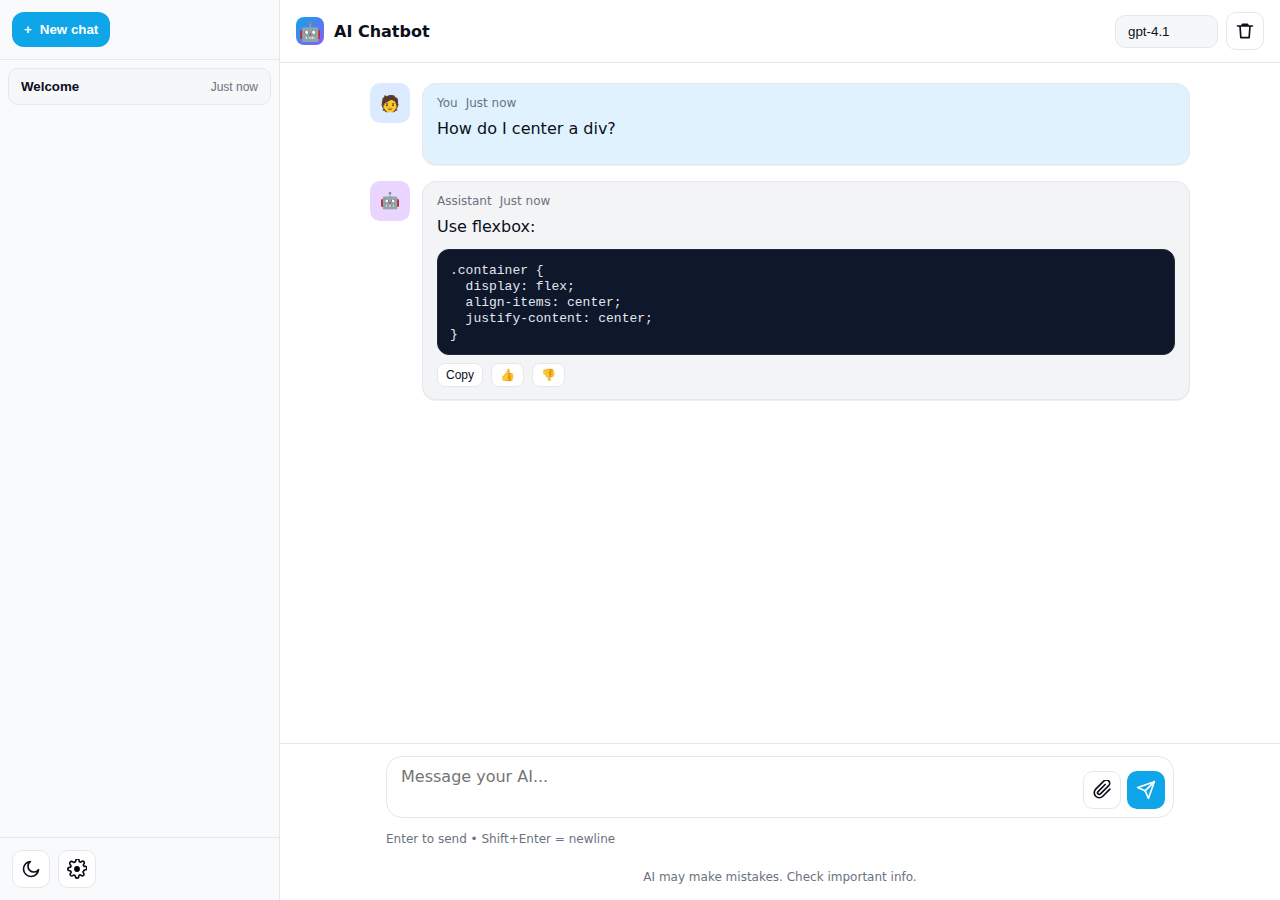
<file: index.html>
<!doctype html>
<html lang="en">
<head>
  <meta charset="utf-8">
  <meta name="viewport" content="width=device-width, initial-scale=1">
  <title>AI Chatbot</title>
  <meta name="color-scheme" content="dark light">
  <link rel="stylesheet" href="styles.css">
</head>
<body>
  <aside class="sidebar" aria-label="Conversation sidebar">
    <div class="sidebar-inner">
      <div class="sidebar-header">
        <button class="button solid" id="new-chat-btn" aria-label="Start new chat">
          <span class="icon">+</span>
          <span>New chat</span>
        </button>
      </div>
      <div class="sidebar-content" id="conversation-list" role="list">
        <button class="conversation active" role="listitem">
          <span class="title">Welcome</span>
          <span class="timestamp">Just now</span>
        </button>
      </div>
      <div class="sidebar-footer">
        <button class="icon-button" id="theme-toggle" aria-label="Toggle theme" title="Toggle theme">
          <svg viewBox="0 0 24 24" width="20" height="20" aria-hidden="true"><path d="M21 12.79A9 9 0 1 1 11.21 3a7 7 0 1 0 9.79 9.79z" fill="none" stroke="currentColor" stroke-width="2" stroke-linecap="round" stroke-linejoin="round"/></svg>
        </button>
        <button class="icon-button" id="settings-btn" aria-label="Settings" title="Settings">
          <svg viewBox="0 0 24 24" width="20" height="20" aria-hidden="true"><path d="M12 15.5a3.5 3.5 0 1 0 0-7 3.5 3.5 0 0 0 0 7z"/><path d="M19.4 15a1.65 1.65 0 0 0 .33 1.82l.06.06a2 2 0 1 1-2.83 2.83l-.06-.06a1.65 1.65 0 0 0-1.82-.33 1.65 1.65 0 0 0-1 1.51V21a2 2 0 1 1-4 0v-.09a1.65 1.65 0 0 0-1-1.51 1.65 1.65 0 0 0-1.82.33l-.06.06a2 2 0 1 1-2.83-2.83l.06-.06a1.65 1.65 0 0 0 .33-1.82 1.65 1.65 0 0 0-1.51-1H3a2 2 0 1 1 0-4h.09a1.65 1.65 0 0 0 1.51-1 1.65 1.65 0 0 0-.33-1.82l-.06-.06A2 2 0 1 1 7.04 3.4l.06.06c.48.48 1.18.62 1.82.33A1.65 1.65 0 0 0 10.5 2.3V2a2 2 0 1 1 4 0v.09c0 .66.39 1.25 1 1.51.64.29 1.34.15 1.82-.33l.06-.06a2 2 0 1 1 2.83 2.83l-.06.06c-.48.48-.62 1.18-.33 1.82.26.61.85 1 1.51 1H22a2 2 0 1 1 0 4h-.09c-.66 0-1.25.39-1.51 1z" fill="none" stroke="currentColor" stroke-width="2" stroke-linecap="round" stroke-linejoin="round"/></svg>
        </button>
      </div>
    </div>
  </aside>
  <main class="chat">
    <header class="chat-header">
      <div class="brand">
        <div class="logo" aria-hidden="true">🤖</div>
        <div class="name">AI Chatbot</div>
      </div>
      <div class="header-controls">
        <label class="select">
          <span class="sr-only">Model</span>
          <select id="model-select">
            <option value="gpt-4.1">gpt-4.1</option>
            <option value="gpt-4o">gpt-4o</option>
            <option value="gpt-3.5-turbo">gpt-3.5-turbo</option>
          </select>
        </label>
        <button class="icon-button" id="clear-btn" title="Clear chat" aria-label="Clear chat">
          <svg viewBox="0 0 24 24" width="20" height="20" aria-hidden="true"><path d="M3 6h18M8 6l1-2h6l1 2M6 6l1 14h10l1-14" fill="none" stroke="currentColor" stroke-width="2" stroke-linecap="round" stroke-linejoin="round"/></svg>
        </button>
      </div>
    </header>
    <section class="messages" id="messages" aria-live="polite" aria-label="Chat messages">
      <div class="message user">
        <div class="avatar" aria-hidden="true">🧑</div>
        <div class="bubble">
          <div class="meta">
            <span class="role">You</span>
            <time>Just now</time>
          </div>
          <div class="content">
            <p>How do I center a div?</p>
          </div>
        </div>
      </div>
      <div class="message assistant">
        <div class="avatar" aria-hidden="true">🤖</div>
        <div class="bubble">
          <div class="meta">
            <span class="role">Assistant</span>
            <time>Just now</time>
          </div>
          <div class="content">
            <p>Use flexbox:</p>
            <pre><code>.container {
  display: flex;
  align-items: center;
  justify-content: center;
}</code></pre>
          </div>
          <div class="actions">
            <button class="tiny-button copy" title="Copy">Copy</button>
            <button class="tiny-button" title="Good response">👍</button>
            <button class="tiny-button" title="Bad response">👎</button>
          </div>
        </div>
      </div>
    </section>
    <footer class="composer-wrap">
      <form id="composer-form" class="composer" autocomplete="off">
        <input type="file" id="file-input" multiple hidden>
        <div class="textarea-row">
          <textarea id="prompt-input" rows="1" placeholder="Message your AI..." aria-label="Message"></textarea>
          <div class="composer-buttons">
            <button type="button" class="icon-button" id="attach-btn" title="Attach files" aria-label="Attach files">
              <svg viewBox="0 0 24 24" width="20" height="20" aria-hidden="true"><path d="M21.44 11.05l-8.49 8.49a6 6 0 01-8.49-8.49l9.9-9.9a4 4 0 015.66 5.66l-9.9 9.9a2 2 0 01-2.83-2.83l8.49-8.49" fill="none" stroke="currentColor" stroke-width="2" stroke-linecap="round" stroke-linejoin="round"/></svg>
            </button>
            <button type="submit" class="icon-button primary" id="send-btn" title="Send" aria-label="Send">
              <svg viewBox="0 0 24 24" width="20" height="20" aria-hidden="true"><path d="M22 2L11 13" fill="none" stroke="currentColor" stroke-width="2" stroke-linecap="round" stroke-linejoin="round"/><path d="M22 2l-7 20-4-9-9-4 20-7z" fill="none" stroke="currentColor" stroke-width="2" stroke-linecap="round" stroke-linejoin="round"/></svg>
            </button>
          </div>
        </div>
        <div class="attachments" id="attachments" aria-live="polite"></div>
        <div class="hints">Enter to send • Shift+Enter = newline</div>
      </form>
      <div class="disclaimer">AI may make mistakes. Check important info.</div>
    </footer>
  </main>
  <script src="app.js"></script>
</body>
</html>
</file>
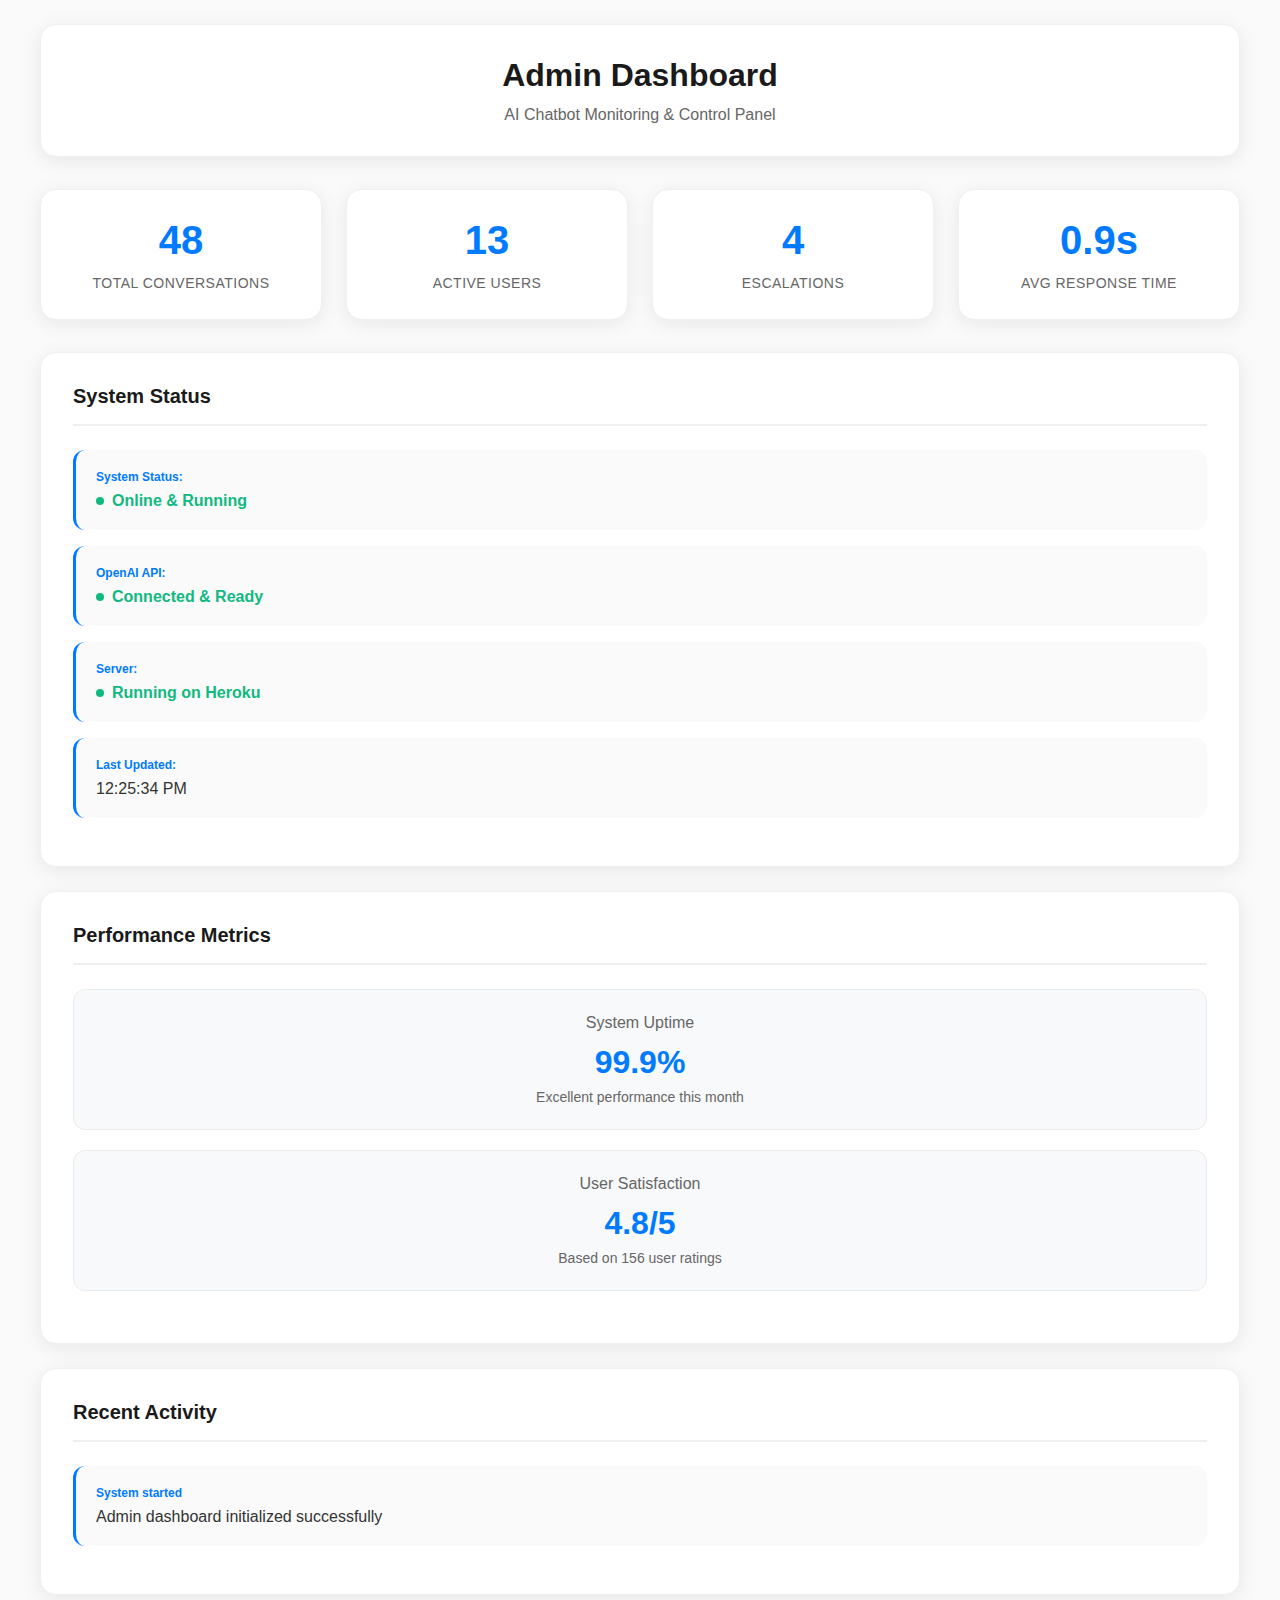
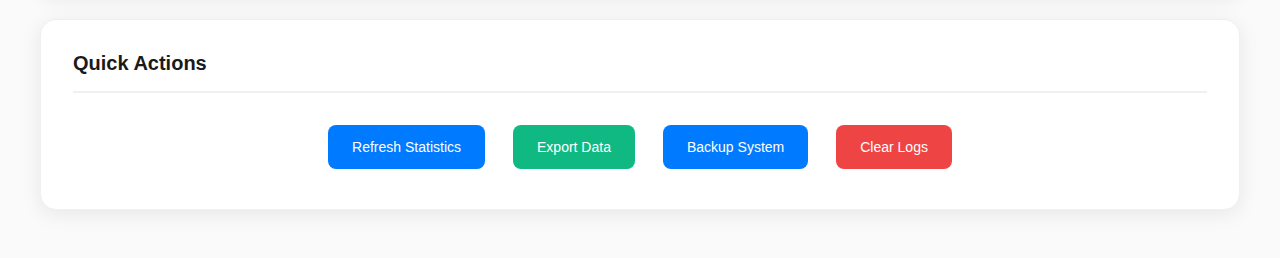
<file: templates/admin.html>
<!DOCTYPE html>
<html lang="en">
<head>
    <meta charset="UTF-8">
    <meta name="viewport" content="width=device-width, initial-scale=1.0">
    <title>Admin Dashboard</title>
    <style>
        * {
            margin: 0;
            padding: 0;
            box-sizing: border-box;
        }
        
        body {
            font-family: -apple-system, BlinkMacSystemFont, 'Segoe UI', Roboto, sans-serif;
            background: #fafafa;
            min-height: 100vh;
            padding: 24px;
            color: #333;
        }
        
        .admin-container {
            max-width: 1200px;
            margin: 0 auto;
        }
        
        .header {
            background: white;
            color: #333;
            padding: 32px 40px;
            border-radius: 16px;
            margin-bottom: 32px;
            text-align: center;
            box-shadow: 0 4px 20px rgba(0, 0, 0, 0.08);
            border: 1px solid #f0f0f0;
        }
        
        .header h1 {
            font-size: 32px;
            margin-bottom: 12px;
            font-weight: 600;
            color: #1a1a1a;
        }
        
        .header p {
            color: #666;
            font-size: 16px;
            font-weight: 400;
        }
        
        .stats-grid {
            display: grid;
            grid-template-columns: repeat(auto-fit, minmax(250px, 1fr));
            gap: 24px;
            margin-bottom: 32px;
        }
        
        .stat-card {
            background: white;
            padding: 28px;
            border-radius: 16px;
            box-shadow: 0 4px 20px rgba(0, 0, 0, 0.08);
            text-align: center;
            transition: all 0.2s ease;
            border: 1px solid #f0f0f0;
        }
        
        .stat-card:hover {
            transform: translateY(-2px);
            box-shadow: 0 8px 30px rgba(0, 0, 0, 0.12);
        }
        
        .stat-number {
            font-size: 2.5em;
            font-weight: 700;
            color: #007AFF;
            margin-bottom: 12px;
            display: block;
        }
        
        .stat-label {
            color: #666;
            font-size: 14px;
            font-weight: 500;
            text-transform: uppercase;
            letter-spacing: 0.5px;
        }
        
        .section {
            background: white;
            padding: 32px;
            border-radius: 16px;
            box-shadow: 0 4px 20px rgba(0, 0, 0, 0.08);
            margin-bottom: 24px;
            border: 1px solid #f0f0f0;
        }
        
        .section h3 {
            margin-bottom: 24px;
            color: #1a1a1a;
            border-bottom: 2px solid #f0f0f0;
            padding-bottom: 16px;
            font-size: 20px;
            font-weight: 600;
            display: flex;
            align-items: center;
            gap: 8px;
        }
        
        .log-entry {
            background: #fafafa;
            padding: 20px;
            margin: 16px 0;
            border-radius: 12px;
            border-left: 3px solid #007AFF;
            transition: all 0.2s ease;
        }
        
        .log-entry:hover {
            background: #f5f5f5;
            transform: translateX(2px);
        }
        
        .log-time {
            color: #007AFF;
            font-size: 12px;
            font-weight: 600;
            margin-bottom: 8px;
            display: block;
        }
        
        .status-online {
            color: #10b981;
            font-weight: 600;
            display: flex;
            align-items: center;
            gap: 8px;
        }
        
        .status-offline {
            color: #ef4444;
            font-weight: 600;
            display: flex;
            align-items: center;
            gap: 8px;
        }
        
        .status-indicator {
            width: 8px;
            height: 8px;
            border-radius: 50%;
            display: inline-block;
            animation: pulse 2s infinite;
        }
        
        .status-online .status-indicator {
            background: #10b981;
        }
        
        .status-offline .status-indicator {
            background: #ef4444;
        }
        
        @keyframes pulse {
            0%, 100% { opacity: 1; }
            50% { opacity: 0.5; }
        }
        
        .btn {
            padding: 14px 24px;
            margin: 8px;
            border: none;
            border-radius: 8px;
            cursor: pointer;
            font-size: 14px;
            font-weight: 500;
            transition: all 0.2s ease;
            text-decoration: none;
            display: inline-block;
        }
        
        .btn-primary {
            background: #007AFF;
            color: white;
        }
        
        .btn-primary:hover {
            background: #0056CC;
            transform: translateY(-1px);
        }
        
        .btn-danger {
            background: #ef4444;
            color: white;
        }
        
        .btn-danger:hover {
            background: #dc2626;
            transform: translateY(-1px);
        }
        
        .btn-success {
            background: #10b981;
            color: white;
        }
        
        .btn-success:hover {
            background: #059669;
            transform: translateY(-1px);
        }
        
        .quick-actions {
            display: flex;
            flex-wrap: wrap;
            gap: 12px;
            justify-content: center;
        }
        
        .metric-highlight {
            background: #f8f9fa;
            color: #333;
            padding: 24px;
            border-radius: 12px;
            margin: 20px 0;
            text-align: center;
            border: 1px solid #e9ecef;
        }
        
        .metric-highlight h4 {
            font-size: 16px;
            margin-bottom: 12px;
            color: #666;
            font-weight: 500;
        }
        
        .metric-highlight .highlight-number {
            font-size: 2em;
            font-weight: 700;
            margin-bottom: 8px;
            color: #007AFF;
        }
        
        .metric-highlight p {
            color: #666;
            font-size: 14px;
        }
        
        /* Mobile Responsiveness */
        @media (max-width: 768px) {
            body {
                padding: 16px;
            }
            
            .header {
                padding: 24px 20px;
                border-radius: 12px;
            }
            
            .header h1 {
                font-size: 24px;
            }
            
            .stats-grid {
                grid-template-columns: 1fr;
                gap: 16px;
            }
            
            .stat-card {
                padding: 24px;
            }
            
            .section {
                padding: 24px;
                border-radius: 12px;
            }
            
            .quick-actions {
                flex-direction: column;
                align-items: center;
            }
            
            .btn {
                width: 100%;
                max-width: 280px;
                margin: 4px 0;
            }
        }
        
        /* Dark mode support */
        @media (prefers-color-scheme: dark) {
            body {
                background: #1a1a1a;
                color: #e0e0e0;
            }
            
            .header,
            .stat-card,
            .section {
                background: #2a2a2a;
                border-color: #404040;
                color: #e0e0e0;
            }
            
            .header h1 {
                color: #ffffff;
            }
            
            .header p {
                color: #b0b0b0;
            }
            
            .log-entry {
                background: #1a1a1a;
                color: #e0e0e0;
            }
            
            .log-entry:hover {
                background: #2a2a2a;
            }
            
            .stat-label {
                color: #b0b0b0;
            }
            
            .metric-highlight {
                background: #1a1a1a;
                border-color: #404040;
                color: #e0e0e0;
            }
            
            .metric-highlight h4 {
                color: #b0b0b0;
            }
            
            .metric-highlight p {
                color: #b0b0b0;
            }
        }
    </style>
</head>
<body>
    <div class="admin-container">
        <div class="header">
            <h1>Admin Dashboard</h1>
            <p>AI Chatbot Monitoring & Control Panel</p>
        </div>

        <div class="stats-grid">
            <div class="stat-card">
                <div class="stat-number" id="totalConversations">47</div>
                <div class="stat-label">Total Conversations</div>
            </div>
            <div class="stat-card">
                <div class="stat-number" id="activeUsers">12</div>
                <div class="stat-label">Active Users</div>
            </div>
            <div class="stat-card">
                <div class="stat-number" id="escalations">3</div>
                <div class="stat-label">Escalations</div>
            </div>
            <div class="stat-card">
                <div class="stat-number" id="avgResponseTime">1.2s</div>
                <div class="stat-label">Avg Response Time</div>
            </div>
        </div>

        <div class="section">
            <h3>System Status</h3>
            <div class="log-entry">
                <span class="log-time">System Status:</span>
                <div class="status-online">
                    <span class="status-indicator"></span>
                    <span id="systemStatus">Online & Running</span>
                </div>
            </div>
            <div class="log-entry">
                <span class="log-time">OpenAI API:</span>
                <div class="status-online">
                    <span class="status-indicator"></span>
                    <span id="openaiStatus">Connected & Ready</span>
                </div>
            </div>
            <div class="log-entry">
                <span class="log-time">Server:</span>
                <div class="status-online">
                    <span class="status-indicator"></span>
                    <span>Running on Heroku</span>
                </div>
            </div>
            <div class="log-entry">
                <span class="log-time">Last Updated:</span>
                <span id="lastUpdated">Just now</span>
            </div>
        </div>

        <div class="section">
            <h3>Performance Metrics</h3>
            <div class="metric-highlight">
                <h4>System Uptime</h4>
                <div class="highlight-number">99.9%</div>
                <p>Excellent performance this month</p>
            </div>
            <div class="metric-highlight">
                <h4>User Satisfaction</h4>
                <div class="highlight-number">4.8/5</div>
                <p>Based on 156 user ratings</p>
            </div>
        </div>

        <div class="section">
            <h3>Recent Activity</h3>
            <div id="recentActivity">
                <div class="log-entry">
                    <span class="log-time">System started</span>
                    <div>Admin dashboard initialized successfully</div>
                </div>
            </div>
        </div>

        <div class="section">
            <h3>Quick Actions</h3>
            <div class="quick-actions">
                <button class="btn btn-primary" onclick="refreshStats()">
                    Refresh Statistics
                </button>
                <button class="btn btn-success" onclick="exportData()">
                    Export Data
                </button>
                <button class="btn btn-primary" onclick="backupSystem()">
                    Backup System
                </button>
                <button class="btn btn-danger" onclick="clearLogs()">
                    Clear Logs
                </button>
            </div>
        </div>
    </div>

    <script>
        // Update timestamp
        function updateTimestamp() {
            document.getElementById('lastUpdated').textContent = new Date().toLocaleTimeString();
        }

        // Update stats with realistic data
        function updateStats() {
            const baseConversations = 47;
            const baseUsers = 12;
            const baseEscalations = 3;
            
            // Add some realistic variation
            document.getElementById('totalConversations').textContent = 
                baseConversations + Math.floor(Math.random() * 5);
            document.getElementById('activeUsers').textContent = 
                baseUsers + Math.floor(Math.random() * 8);
            document.getElementById('escalations').textContent = 
                baseEscalations + Math.floor(Math.random() * 2);
            document.getElementById('avgResponseTime').textContent = 
                (Math.random() * 1.5 + 0.8).toFixed(1) + 's';
        }

        // Add log entry
        function addLogEntry(message, type = 'info') {
            const recentActivity = document.getElementById('recentActivity');
            const logEntry = document.createElement('div');
            logEntry.className = 'log-entry';
            logEntry.innerHTML = `
                <span class="log-time">${new Date().toLocaleTimeString()}</span>
                <div>${message}</div>
            `;
            recentActivity.insertBefore(logEntry, recentActivity.firstChild);

            // Keep only last 8 entries
            while (recentActivity.children.length > 8) {
                recentActivity.removeChild(recentActivity.lastChild);
            }
        }

        // Action functions
        function refreshStats() {
            updateStats();
            addLogEntry('Statistics refreshed manually by admin');
            updateTimestamp();
        }

        function exportData() {
            addLogEntry('Data export requested - CSV file generated');
            alert('Data exported successfully! Check your downloads folder.');
        }

        function backupSystem() {
            addLogEntry('System backup initiated - creating snapshot');
            alert('System backup started! This may take a few minutes.');
        }

        function clearLogs() {
            document.getElementById('recentActivity').innerHTML =
                '<div class="log-entry"><span class="log-time">Logs cleared</span><div>Activity logs have been cleared by admin</div></div>';
            addLogEntry('All logs cleared by administrator');
        }

        // Initialize dashboard
        updateStats();
        updateTimestamp();

        // Auto-update every 30 seconds
        setInterval(updateStats, 30000);
        setInterval(updateTimestamp, 30000);

        // Add demo activity with delays
        setTimeout(() => addLogEntry('System monitoring initialized'), 1000);
        setTimeout(() => addLogEntry('OpenAI API connection verified'), 2000);
        setTimeout(() => addLogEntry('Ready to handle conversations'), 3000);
        setTimeout(() => addLogEntry('Chat interface is working perfectly'), 4000);
        setTimeout(() => addLogEntry('Performance metrics collected'), 5000);
        setTimeout(() => addLogEntry('User feedback system active'), 6000);
    </script>
</body>
</html>
</file>
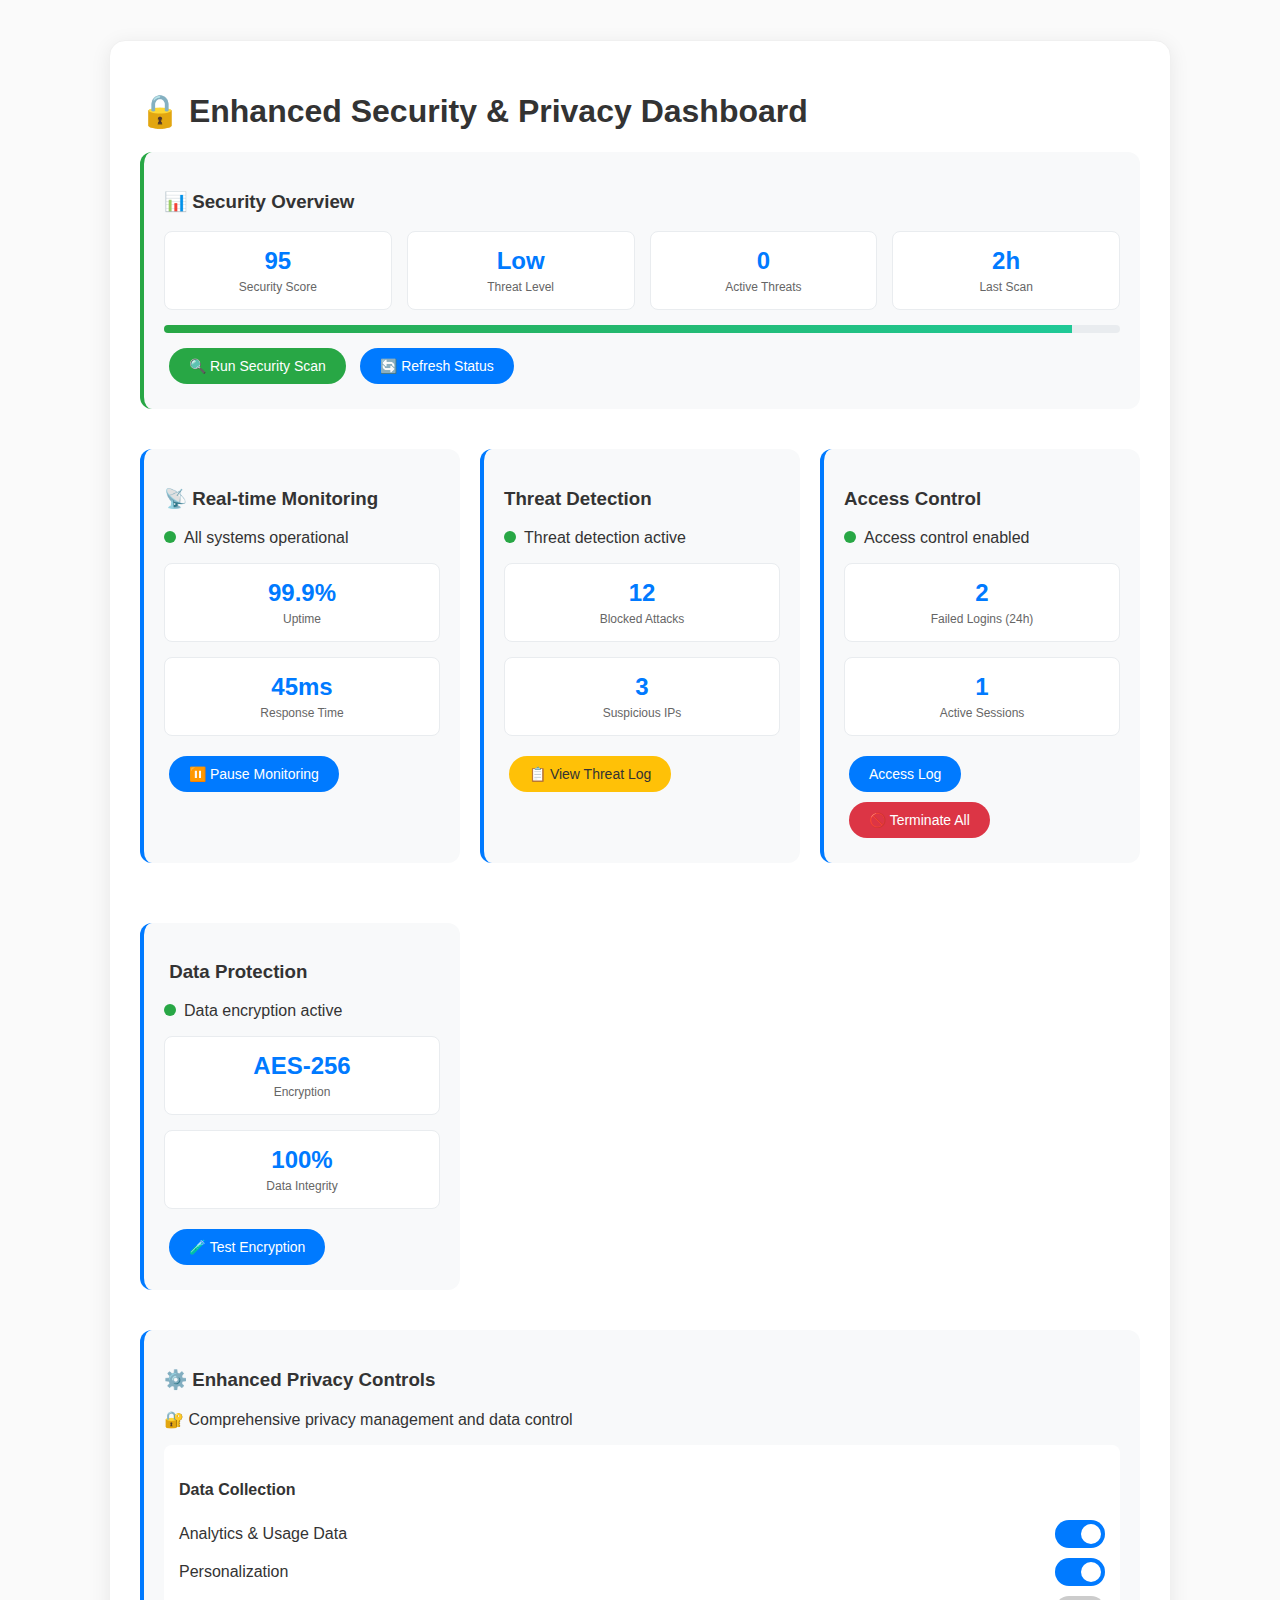
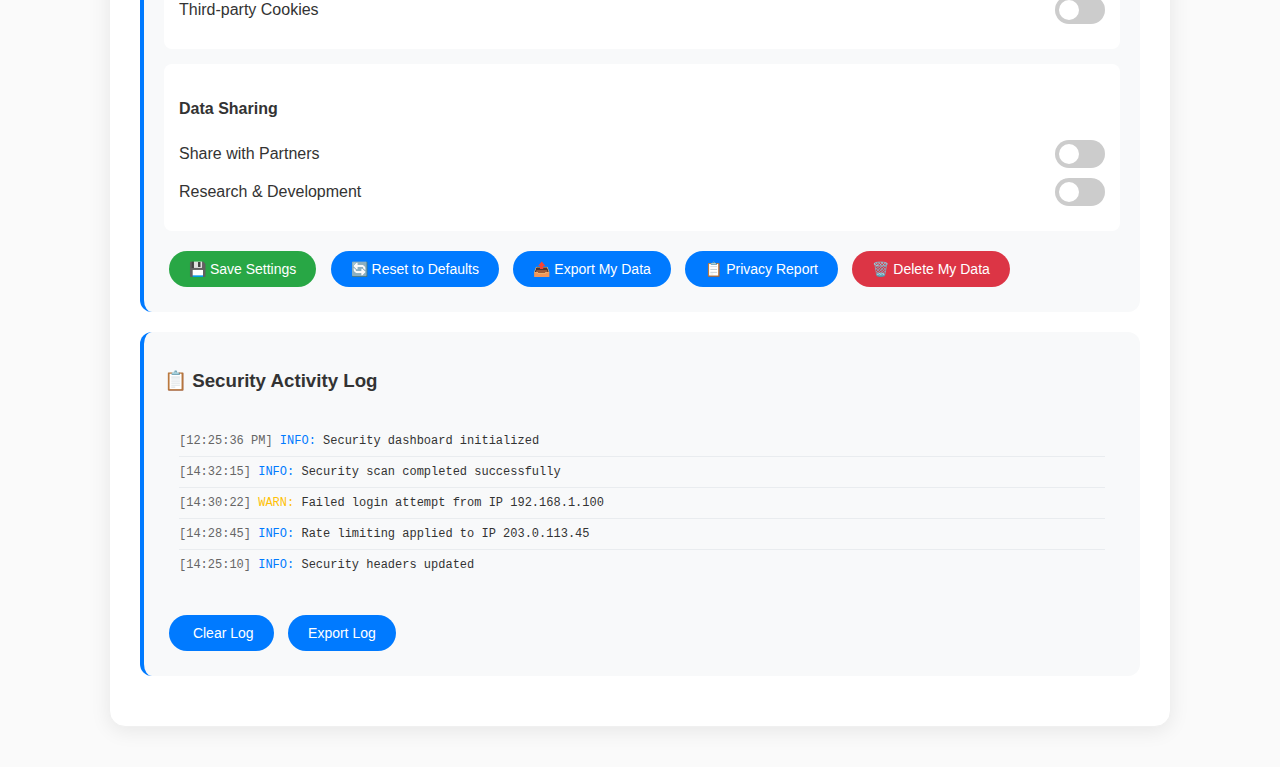
<file: templates/privacy.html>
<!DOCTYPE html>
<html lang="en">
<head>
    <meta charset="UTF-8">
    <meta name="viewport" content="width=device-width, initial-scale=1.0">
    <title>Enhanced Privacy & Security Dashboard</title>
    <style>
        body {
            font-family: -apple-system, BlinkMacSystemFont, 'Segoe UI', Roboto, sans-serif;
            background: #fafafa;
            margin: 40px;
            color: #333;
        }
        .container {
            max-width: 1000px;
            margin: 0 auto;
            background: white;
            padding: 30px;
            border-radius: 16px;
            box-shadow: 0 4px 20px rgba(0, 0, 0, 0.08);
            border: 1px solid #f0f0f0;
        }
        .security-grid {
            display: grid;
            grid-template-columns: repeat(auto-fit, minmax(300px, 1fr));
            gap: 20px;
            margin: 20px 0;
        }
        .card {
            background: #f8f9fa;
            padding: 20px;
            margin: 20px 0;
            border-radius: 12px;
            border-left: 4px solid #007AFF;
        }
        .security-card {
            border-left-color: #28a745;
        }
        .warning-card {
            border-left-color: #ffc107;
        }
        .danger-card {
            border-left-color: #dc3545;
        }
        .btn {
            background: #007AFF;
            color: white;
            border: none;
            padding: 10px 20px;
            border-radius: 20px;
            cursor: pointer;
            margin: 5px;
            font-size: 14px;
        }
        .btn:hover {
            background: #0056CC;
        }
        .btn-success {
            background: #28a745;
        }
        .btn-warning {
            background: #ffc107;
            color: #333;
        }
        .btn-danger {
            background: #dc3545;
        }
        .status-indicator {
            display: inline-block;
            width: 12px;
            height: 12px;
            border-radius: 50%;
            margin-right: 8px;
        }
        .status-active {
            background: #28a745;
        }
        .status-warning {
            background: #ffc107;
        }
        .status-danger {
            background: #dc3545;
        }
        .security-metrics {
            display: grid;
            grid-template-columns: repeat(auto-fit, minmax(150px, 1fr));
            gap: 15px;
            margin: 15px 0;
        }
        .metric {
            text-align: center;
            padding: 15px;
            background: white;
            border-radius: 8px;
            border: 1px solid #e9ecef;
        }
        .metric-value {
            font-size: 24px;
            font-weight: bold;
            color: #007AFF;
        }
        .metric-label {
            font-size: 12px;
            color: #666;
            margin-top: 5px;
        }
        .alert {
            padding: 15px;
            margin: 15px 0;
            border-radius: 8px;
            border-left: 4px solid;
        }
        .alert-success {
            background: #d4edda;
            border-color: #28a745;
            color: #155724;
        }
        .alert-warning {
            background: #fff3cd;
            border-color: #ffc107;
            color: #856404;
        }
        .alert-danger {
            background: #f8d7da;
            border-color: #dc3545;
            color: #721c24;
        }
        .progress-bar {
            width: 100%;
            height: 8px;
            background: #e9ecef;
            border-radius: 4px;
            overflow: hidden;
            margin: 10px 0;
        }
        .progress-fill {
            height: 100%;
            background: linear-gradient(90deg, #28a745, #20c997);
            transition: width 0.3s ease;
        }
        .progress-fill.warning {
            background: linear-gradient(90deg, #ffc107, #fd7e14);
        }
        .progress-fill.danger {
            background: linear-gradient(90deg, #dc3545, #e83e8c);
        }
        .security-log {
            background: #f8f9fa;
            padding: 15px;
            border-radius: 8px;
            margin: 15px 0;
            max-height: 200px;
            overflow-y: auto;
        }
        .log-entry {
            padding: 8px 0;
            border-bottom: 1px solid #e9ecef;
            font-family: monospace;
            font-size: 12px;
        }
        .log-entry:last-child {
            border-bottom: none;
        }
        .log-time {
            color: #666;
        }
        .log-level-info {
            color: #007AFF;
        }
        .log-level-warning {
            color: #ffc107;
        }
        .log-level-error {
            color: #dc3545;
        }
        .privacy-controls {
            margin: 15px 0;
            padding: 15px;
            background: white;
            border-radius: 8px;
        }
        .privacy-toggle {
            display: flex;
            justify-content: space-between;
            align-items: center;
            margin: 10px 0;
        }
        .toggle-switch {
            position: relative;
            width: 50px;
            height: 28px;
        }
        .toggle-switch input {
            opacity: 0;
            width: 0;
            height: 0;
        }
        .slider {
            position: absolute;
            cursor: pointer;
            top: 0;
            left: 0;
            right: 0;
            bottom: 0;
            background-color: #ccc;
            transition: .4s;
            border-radius: 28px;
        }
        .slider:before {
            position: absolute;
            content: "";
            height: 20px;
            width: 20px;
            left: 4px;
            bottom: 4px;
            background-color: white;
            transition: .4s;
            border-radius: 50%;
        }
        input:checked + .slider {
            background-color: #007AFF;
        }
        input:checked + .slider:before {
            transform: translateX(22px);
        }
    </style>
</head>
<body>
    <div class="container">
        <h1>🔒 Enhanced Security & Privacy Dashboard</h1>
        
        <!-- Security Overview Card -->
        <div class="card security-card">
            <h3>📊 Security Overview</h3>
            <div class="security-metrics">
                <div class="metric">
                    <div class="metric-value" id="securityScore">95</div>
                    <div class="metric-label">Security Score</div>
                </div>
                <div class="metric">
                    <div class="metric-value" id="threatLevel">Low</div>
                    <div class="metric-label">Threat Level</div>
                </div>
                <div class="metric">
                    <div class="metric-value" id="activeThreats">0</div>
                    <div class="metric-label">Active Threats</div>
                </div>
                <div class="metric">
                    <div class="metric-value" id="lastScan">2h</div>
                    <div class="metric-label">Last Scan</div>
                </div>
            </div>
            <div class="progress-bar">
                <div class="progress-fill" id="securityProgress" style="width: 95%"></div>
            </div>
            <button class="btn btn-success" onclick="runSecurityScan()">🔍 Run Security Scan</button>
            <button class="btn" onclick="checkSecurityStatus()">🔄 Refresh Status</button>
        </div>

        <div class="security-grid">
            <!-- Real-time Monitoring -->
            <div class="card">
                <h3>📡 Real-time Monitoring</h3>
                <div id="realTimeStatus">
                    <p><span class="status-indicator status-active"></span>All systems operational</p>
                </div>
                <div class="security-metrics">
                    <div class="metric">
                        <div class="metric-value" id="uptime">99.9%</div>
                        <div class="metric-label">Uptime</div>
                    </div>
                    <div class="metric">
                        <div class="metric-value" id="responseTime">45ms</div>
                        <div class="metric-label">Response Time</div>
                    </div>
                </div>
                <button class="btn" onclick="toggleMonitoring()">⏸️ Pause Monitoring</button>
            </div>

            <!-- Threat Detection -->
            <div class="card">
                <h3>   Threat Detection</h3>
                <div id="threatStatus">
                    <p><span class="status-indicator status-active"></span>Threat detection active</p>
                </div>
                <div class="security-metrics">
                    <div class="metric">
                        <div class="metric-value" id="blockedAttacks">12</div>
                        <div class="metric-label">Blocked Attacks</div>
                    </div>
                    <div class="metric">
                        <div class="metric-value" id="suspiciousIPs">3</div>
                        <div class="metric-label">Suspicious IPs</div>
                    </div>
                </div>
                <button class="btn btn-warning" onclick="viewThreatLog()">📋 View Threat Log</button>
            </div>

            <!-- Access Control -->
            <div class="card">
                <h3>   Access Control</h3>
                <div id="accessStatus">
                    <p><span class="status-indicator status-active"></span>Access control enabled</p>
                </div>
                <div class="security-metrics">
                    <div class="metric">
                        <div class="metric-value" id="failedLogins">2</div>
                        <div class="metric-label">Failed Logins (24h)</div>
                    </div>
                    <div class="metric">
                        <div class="metric-value" id="activeSessions">1</div>
                        <div class="metric-label">Active Sessions</div>
                    </div>
                </div>
                <button class="btn" onclick="viewAccessLog()">   Access Log</button>
                <button class="btn btn-danger" onclick="terminateAllSessions()">🚫 Terminate All</button>
            </div>

            <!-- Data Protection -->
            <div class="card">
                <h3>  ️ Data Protection</h3>
                <div id="dataProtectionStatus">
                    <p><span class="status-indicator status-active"></span>Data encryption active</p>
                </div>
                <div class="security-metrics">
                    <div class="metric">
                        <div class="metric-value" id="encryptionLevel">AES-256</div>
                        <div class="metric-label">Encryption</div>
                    </div>
                    <div class="metric">
                        <div class="metric-value" id="dataIntegrity">100%</div>
                        <div class="metric-label">Data Integrity</div>
                    </div>
                </div>
                <button class="btn" onclick="testEncryption()">🧪 Test Encryption</button>
            </div>
        </div>

        <!-- Enhanced Privacy Controls -->
        <div class="card">
            <h3>⚙️ Enhanced Privacy Controls</h3>
            <p>🔐 Comprehensive privacy management and data control</p>
            
            <!-- Data Collection Controls -->
            <div class="privacy-controls">
                <h4>   Data Collection</h4>
                <div class="privacy-toggle">
                    <span>Analytics & Usage Data</span>
                    <label class="toggle-switch">
                        <input type="checkbox" id="analyticsToggle" onchange="updatePrivacySetting('analytics', this.checked)">
                        <span class="slider"></span>
                    </label>
                </div>
                <div class="privacy-toggle">
                    <span>Personalization</span>
                    <label class="toggle-switch">
                        <input type="checkbox" id="personalizationToggle" onchange="updatePrivacySetting('personalization', this.checked)">
                        <span class="slider"></span>
                    </label>
                </div>
                <div class="privacy-toggle">
                    <span>Third-party Cookies</span>
                    <label class="toggle-switch">
                        <input type="checkbox" id="cookiesToggle" onchange="updatePrivacySetting('cookies', this.checked)">
                        <span class="slider"></span>
                    </label>
                </div>
            </div>

            <!-- Data Sharing Controls -->
            <div class="privacy-controls">
                <h4>   Data Sharing</h4>
                <div class="privacy-toggle">
                    <span>Share with Partners</span>
                    <label class="toggle-switch">
                        <input type="checkbox" id="sharingToggle" onchange="updatePrivacySetting('sharing', this.checked)">
                        <span class="slider"></span>
                    </label>
                </div>
                <div class="privacy-toggle">
                    <span>Research & Development</span>
                    <label class="toggle-switch">
                        <input type="checkbox" id="researchToggle" onchange="updatePrivacySetting('research', this.checked)">
                        <span class="slider"></span>
                    </label>
                </div>
            </div>

            <!-- Action Buttons -->
            <button class="btn btn-success" onclick="savePrivacySettings()">💾 Save Settings</button>
            <button class="btn" onclick="resetToDefaults()">🔄 Reset to Defaults</button>
            <button class="btn" onclick="exportData()">📤 Export My Data</button>
            <button class="btn" onclick="generatePrivacyReport()">📋 Privacy Report</button>
            <button class="btn btn-danger" onclick="deleteData()">🗑️ Delete My Data</button>
        </div>

        <!-- Security Log -->
        <div class="card">
            <h3>📋 Security Activity Log</h3>
            <div class="security-log" id="securityLog">
                <div class="log-entry">
                    <span class="log-time">[14:32:15]</span>
                    <span class="log-level-info">INFO:</span> Security scan completed successfully
                </div>
                <div class="log-entry">
                    <span class="log-time">[14:30:22]</span>
                    <span class="log-level-warning">WARN:</span> Failed login attempt from IP 192.168.1.100
                </div>
                <div class="log-entry">
                    <span class="log-time">[14:28:45]</span>
                    <span class="log-level-info">INFO:</span> Rate limiting applied to IP 203.0.113.45
                </div>
                <div class="log-entry">
                    <span class="log-time">[14:25:10]</span>
                    <span class="log-level-info">INFO:</span> Security headers updated
                </div>
            </div>
            <button class="btn" onclick="clearLog()">  ️ Clear Log</button>
            <button class="btn" onclick="exportLog()">   Export Log</button>
        </div>
    </div>

    <script>
        // Security monitoring state
        let monitoringActive = true;
        let securityScore = 95;
        let threatLevel = 'Low';
        let activeThreats = 0;

        // Privacy settings management
        let privacySettings = {
            analytics: true,
            personalization: true,
            cookies: false,
            sharing: false,
            research: false
        };

        // Privacy control functions
        function updatePrivacySetting(setting, enabled) {
            privacySettings[setting] = enabled;
            console.log(`${setting} setting updated to: ${enabled}`);
            updatePrivacySummary();
        }

        function savePrivacySettings() {
            const analytics = document.getElementById('analyticsToggle').checked;
            const personalization = document.getElementById('personalizationToggle').checked;
            const cookies = document.getElementById('cookiesToggle').checked;
            const sharing = document.getElementById('sharingToggle').checked;
            const research = document.getElementById('researchToggle').checked;
            
            privacySettings = { analytics, personalization, cookies, sharing, research };
            alert('🔐 Privacy settings saved successfully!');
            console.log('Privacy settings:', privacySettings);
            updatePrivacySummary();
            addLogEntry('INFO', 'Privacy settings updated');
        }

        function resetToDefaults() {
            if (confirm('🔄 Reset all privacy settings to defaults?')) {
                document.getElementById('analyticsToggle').checked = true;
                document.getElementById('personalizationToggle').checked = true;
                document.getElementById('cookiesToggle').checked = false;
                document.getElementById('sharingToggle').checked = false;
                document.getElementById('researchToggle').checked = false;
                
                privacySettings = { analytics: true, personalization: true, cookies: false, sharing: false, research: false };
                updatePrivacySummary();
                addLogEntry('INFO', 'Privacy settings reset to defaults');
            }
        }

        function updatePrivacySummary() {
            const enabledCount = Object.values(privacySettings).filter(Boolean).length;
            const totalCount = Object.keys(privacySettings).length;
            console.log(`Privacy settings: ${enabledCount}/${totalCount} enabled`);
        }

        function exportData() {
            alert('📤 Data export started! You will receive an email when ready.');
            addLogEntry('INFO', 'Data export requested');
        }

        function generatePrivacyReport() {
            alert('📋 Generating your comprehensive privacy report...');
            addLogEntry('INFO', 'Privacy report generated');
        }

        function deleteData() {
            if (confirm('🗑️ Are you sure you want to delete all your data? This action cannot be undone.')) {
                alert('🗑️ Data deletion request submitted. You will receive a confirmation email.');
                addLogEntry('INFO', 'Data deletion requested');
            }
        }

        // Security functions
        function runSecurityScan() {
            const btn = event.target;
            btn.textContent = '🔍 Scanning...';
            btn.disabled = true;
            
            setTimeout(() => {
                securityScore = Math.floor(Math.random() * 20) + 85; // 85-105
                threatLevel = securityScore > 90 ? 'Low' : securityScore > 75 ? 'Medium' : 'High';
                activeThreats = Math.floor(Math.random() * 3);
                
                updateSecurityMetrics();
                addLogEntry('INFO', 'Security scan completed successfully');
                
                btn.textContent = '🔍 Run Security Scan';
                btn.disabled = false;
                
                alert(`✅ Security scan completed!\nSecurity Score: ${securityScore}\nThreat Level: ${threatLevel}\nActive Threats: ${activeThreats}`);
            }, 3000);
        }

        function checkSecurityStatus() {
            addLogEntry('INFO', 'Security status refreshed');
            updateSecurityMetrics();
            alert('🔄 Security status refreshed!');
        }

        function toggleMonitoring() {
            monitoringActive = !monitoringActive;
            const btn = event.target;
            if (monitoringActive) {
                btn.textContent = '⏸️ Pause Monitoring';
                addLogEntry('INFO', 'Real-time monitoring resumed');
            } else {
                btn.textContent = '▶️ Resume Monitoring';
                addLogEntry('WARN', 'Real-time monitoring paused');
            }
        }

        function viewThreatLog() {
            alert('📋 Opening threat detection log...');
        }

        function viewAccessLog() {
            alert('📋 Opening access control log...');
        }

        function terminateAllSessions() {
            if (confirm('🚫 Terminate all active sessions? This will log out all users.')) {
                document.getElementById('activeSessions').textContent = '0';
                addLogEntry('WARN', 'All active sessions terminated');
                alert('🚫 All sessions terminated successfully');
            }
        }

        function testEncryption() {
            alert('🧪 Testing data encryption...\n✅ AES-256 encryption working correctly\n✅ Data integrity verified');
        }

        function clearLog() {
            if (confirm('🗑️ Clear security log?')) {
                document.getElementById('securityLog').innerHTML = '';
                addLogEntry('INFO', 'Security log cleared');
            }
        }

        function exportLog() {
            alert('   Exporting security log...\nYou will receive the log file via email.');
        }

        // Utility functions
        function updateSecurityMetrics() {
            document.getElementById('securityScore').textContent = securityScore;
            document.getElementById('threatLevel').textContent = threatLevel;
            document.getElementById('activeThreats').textContent = activeThreats;
            
            const progressBar = document.getElementById('securityProgress');
            progressBar.style.width = securityScore + '%';
            
            if (securityScore > 90) {
                progressBar.className = 'progress-fill';
            } else if (securityScore > 75) {
                progressBar.className = 'progress-fill warning';
            } else {
                progressBar.className = 'progress-fill danger';
            }
        }

        function addLogEntry(level, message) {
            const log = document.getElementById('securityLog');
            const entry = document.createElement('div');
            entry.className = 'log-entry';
            
            const time = new Date().toLocaleTimeString();
            const levelClass = 'log-level-' + level.toLowerCase();
            
            entry.innerHTML = `
                <span class="log-time">[${time}]</span>
                <span class="${levelClass}">${level.toUpperCase()}:</span> ${message}
            `;
            
            log.insertBefore(entry, log.firstChild);
            
            // Keep only last 20 entries
            if (log.children.length > 20) {
                log.removeChild(log.lastChild);
            }
        }

        // Initialize dashboard
        document.addEventListener('DOMContentLoaded', function() {
            updateSecurityMetrics();
            addLogEntry('INFO', 'Security dashboard initialized');
            
            // Initialize privacy settings
            updatePrivacySummary();
            document.getElementById('analyticsToggle').checked = privacySettings.analytics;
            document.getElementById('personalizationToggle').checked = privacySettings.personalization;
            document.getElementById('cookiesToggle').checked = privacySettings.cookies;
            document.getElementById('sharingToggle').checked = privacySettings.sharing;
            document.getElementById('researchToggle').checked = privacySettings.research;
            
            // Simulate real-time updates
            setInterval(() => {
                if (monitoringActive) {
                    // Random security events
                    if (Math.random() < 0.1) { // 10% chance
                        const events = [
                            'Rate limiting applied to suspicious IP',
                            'Security headers verified',
                            'Data integrity check completed',
                            'Access control rules updated'
                        ];
                        const randomEvent = events[Math.floor(Math.random() * events.length)];
                        addLogEntry('INFO', randomEvent);
                    }
                }
            }, 10000); // Every 10 seconds
        });
    </script>
</body>
</html>
</file>
<file: styles.css>
:root {
  --bg: #ffffff;
  --text: #0b0f1a;
  --muted: #6b7280;
  --panel: #ffffff;
  --elev: #f6f7f9;
  --border: #e5e7eb;
  --primary: #0ea5e9;
  --primary-contrast: #ffffff;
  --sidebar-bg: #f8fafc;
  --sidebar-border: #e5e7eb;
  --assistant-bubble: #f3f4f6;
  --user-bubble: #e0f2fe;
  --code-bg: #0f172a;
  --code-text: #e2e8f0;
  --shadow: rgba(0, 0, 0, 0.06);
  --max-content: 820px;
}

html {
  color-scheme: light dark;
}

html.dark {
  --bg: #0b0c10;
  --text: #e5e7eb;
  --muted: #9aa0a6;
  --panel: #0f1117;
  --elev: #0c0e14;
  --border: #21242c;
  --primary: #22d3ee;
  --primary-contrast: #0b0c10;
  --sidebar-bg: #0f1117;
  --sidebar-border: #21242c;
  --assistant-bubble: #121520;
  --user-bubble: #0b2e3a;
  --code-bg: #0b1020;
  --code-text: #dbeafe;
}

* {
  box-sizing: border-box;
}

body {
  margin: 0;
  height: 100dvh;
  display: flex;
  background: var(--bg);
  color: var(--text);
  font-family: ui-sans-serif, system-ui, -apple-system, Segoe UI, Roboto, Helvetica, Arial, "Apple Color Emoji", "Segoe UI Emoji";
  -webkit-font-smoothing: antialiased;
  -moz-osx-font-smoothing: grayscale;
}

.sr-only {
  position: absolute;
  width: 1px;
  height: 1px;
  padding: 0;
  margin: -1px;
  overflow: hidden;
  clip: rect(0, 0, 0, 0);
  white-space: nowrap;
  border: 0;
}

/* Sidebar */
.sidebar {
  width: 280px;
  min-width: 240px;
  border-right: 1px solid var(--sidebar-border);
  background: var(--sidebar-bg);
  display: flex;
}

.sidebar-inner {
  display: grid;
  grid-template-rows: auto 1fr auto;
  width: 100%;
  height: 100dvh;
}

.sidebar-header {
  padding: 12px;
  border-bottom: 1px solid var(--sidebar-border);
}

.sidebar-content {
  padding: 8px;
  overflow-y: auto;
}

.conversation {
  width: 100%;
  text-align: left;
  display: grid;
  grid-template-columns: 1fr auto;
  gap: 4px 8px;
  align-items: center;
  padding: 10px 12px;
  background: transparent;
  color: inherit;
  border: 1px solid transparent;
  border-radius: 10px;
  cursor: pointer;
}

.conversation:hover {
  background: var(--elev);
}

.conversation.active {
  border-color: var(--border);
  background: var(--elev);
}

.conversation .title {
  font-weight: 600;
  overflow: hidden;
  text-overflow: ellipsis;
  white-space: nowrap;
}

.conversation .timestamp {
  color: var(--muted);
  font-size: 12px;
}

.sidebar-footer {
  padding: 12px;
  border-top: 1px solid var(--sidebar-border);
  display: flex;
  gap: 8px;
}

/* Main chat */
.chat {
  flex: 1;
  display: grid;
  grid-template-rows: auto 1fr auto;
  height: 100dvh;
}

.chat-header {
  position: sticky;
  top: 0;
  z-index: 2;
  background: var(--panel);
  border-bottom: 1px solid var(--border);
  display: flex;
  align-items: center;
  justify-content: space-between;
  gap: 12px;
  padding: 12px 16px;
}

.brand {
  display: flex;
  align-items: center;
  gap: 10px;
  font-weight: 700;
}

.brand .logo {
  width: 28px;
  height: 28px;
  display: grid;
  place-items: center;
  border-radius: 8px;
  background: linear-gradient(135deg, var(--primary), #8b5cf6);
  color: var(--primary-contrast);
  font-size: 18px;
}

.header-controls {
  display: flex;
  align-items: center;
  gap: 8px;
}

.select select {
  appearance: none;
  background: var(--elev);
  border: 1px solid var(--border);
  color: var(--text);
  padding: 8px 12px;
  border-radius: 10px;
}

/* Message stream */
.messages {
  overflow-y: auto;
  padding: 20px 16px 24px;
}

.message {
  max-width: var(--max-content);
  margin: 0 auto 16px;
  display: grid;
  grid-template-columns: 40px 1fr;
  gap: 12px;
}

.message .avatar {
  width: 40px;
  height: 40px;
  border-radius: 10px;
  display: grid;
  place-items: center;
  background: var(--elev);
}

.message.user .avatar {
  background: #dbeafe;
}

.message.assistant .avatar {
  background: #e9d5ff;
}

.bubble {
  background: var(--panel);
  border: 1px solid var(--border);
  border-radius: 14px;
  padding: 12px 14px;
  box-shadow: 0 1px 0 var(--shadow);
}

.message.user .bubble {
  background: var(--user-bubble);
}

.message.assistant .bubble {
  background: var(--assistant-bubble);
}

.meta {
  display: flex;
  align-items: center;
  gap: 8px;
  color: var(--muted);
  font-size: 12px;
  margin-bottom: 6px;
}

.content p {
  margin: 0 0 10px 0;
  line-height: 1.6;
}

.content pre {
  margin: 10px 0 0 0;
  background: var(--code-bg);
  color: var(--code-text);
  border: 1px solid #1f2937;
  border-radius: 12px;
  padding: 12px;
  overflow: auto;
}

.content code {
  font-family: ui-monospace, SFMono-Regular, Menlo, Monaco, Consolas, "Liberation Mono", "Courier New", monospace;
  font-size: 13px;
}

.actions {
  display: flex;
  gap: 8px;
  margin-top: 8px;
}

.tiny-button {
  appearance: none;
  border: 1px solid var(--border);
  background: var(--panel);
  color: var(--text);
  font-size: 12px;
  padding: 4px 8px;
  border-radius: 8px;
  cursor: pointer;
}

.tiny-button:hover {
  background: var(--elev);
}

/* Composer */
.composer-wrap {
  position: sticky;
  bottom: 0;
  background: var(--panel);
  border-top: 1px solid var(--border);
}

.composer {
  max-width: var(--max-content);
  margin: 0 auto;
  padding: 12px 16px 16px;
}

.textarea-row {
  display: grid;
  grid-template-columns: 1fr auto;
  gap: 8px;
  align-items: end;
  background: var(--panel);
  border: 1px solid var(--border);
  border-radius: 16px;
  padding: 8px 8px 8px 12px;
}

textarea#prompt-input {
  width: 100%;
  resize: none;
  overflow: hidden;
  border: none;
  outline: none;
  background: transparent;
  color: var(--text);
  font: inherit;
  min-height: 44px;
  max-height: 200px;
}

.composer-buttons {
  display: flex;
  align-items: center;
  gap: 6px;
}

.attachments {
  display: flex;
  gap: 6px;
  flex-wrap: wrap;
  margin-top: 8px;
}

.attachment-chip {
  display: inline-flex;
  align-items: center;
  gap: 6px;
  padding: 4px 8px;
  background: var(--elev);
  border: 1px solid var(--border);
  border-radius: 999px;
  font-size: 12px;
}

.hints {
  margin-top: 6px;
  font-size: 12px;
  color: var(--muted);
}

.disclaimer {
  max-width: var(--max-content);
  margin: 8px auto 16px;
  text-align: center;
  font-size: 12px;
  color: var(--muted);
}

/* Buttons */
.button.solid {
  appearance: none;
  border: none;
  background: var(--primary);
  color: var(--primary-contrast);
  padding: 10px 12px;
  border-radius: 12px;
  font-weight: 600;
  display: inline-flex;
  align-items: center;
  gap: 8px;
  cursor: pointer;
}

.icon-button {
  appearance: none;
  border: 1px solid var(--border);
  background: var(--panel);
  color: var(--text);
  padding: 8px;
  border-radius: 10px;
  display: inline-grid;
  place-items: center;
  cursor: pointer;
}

.icon-button.primary {
  background: var(--primary);
  color: var(--primary-contrast);
  border-color: transparent;
}

.icon-button:hover {
  background: var(--elev);
}

.icon-button.primary:hover {
  filter: brightness(1.05);
}

/* Responsive */
@media (max-width: 900px) {
  .sidebar {
    width: 220px;
    min-width: 200px;
  }

  .brand .name {
    display: none;
  }
}

@media (max-width: 640px) {
  .sidebar {
    display: none;
  }

  .messages {
    padding: 14px 10px 18px;
  }

  .composer {
    padding: 10px;
  }
}
</file>
